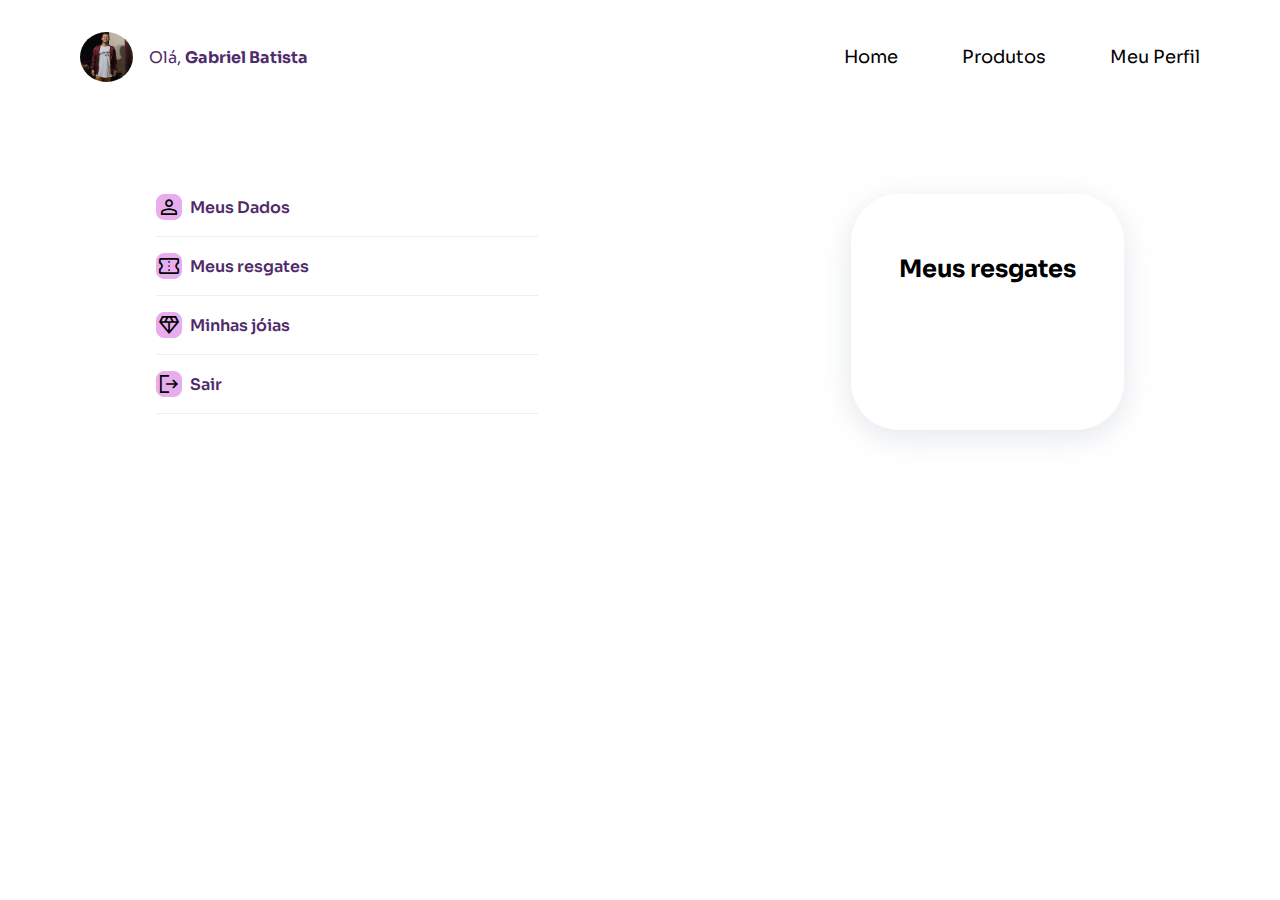
<file: PJARNIA-MODULO01/html/meusresgates.html>
<html lang="en">
  <head>
    <meta charset="UTF-8" />
    <meta name="viewport" content="width=device-width, initial-scale=1.0" />
    <link rel="stylesheet" href="https://fonts.googleapis.com/css2?family=Material+Symbols+Outlined:opsz,wght,FILL,GRAD@40,400,0,0" />
    <link rel="stylesheet" href="https://fonts.googleapis.com/css2?family=Material+Symbols+Outlined:opsz,wght,FILL,GRAD@20..48,100..700,0..1,-50..200" />
    <link rel="stylesheet" href="https://fonts.googleapis.com/css2?family=Material+Symbols+Outlined:opsz,wght,FILL,GRAD@20..48,100..700,0..1,-50..200" />
    <link rel="stylesheet" href="https://fonts.googleapis.com/css2?family=Material+Symbols+Sharp:opsz,wght,FILL,GRAD@20..48,100..700,0..1,-50..200" />
    <link rel="stylesheet" href="../estilos/style08.css" />
    <script src="../scripts/app05.js" defer></script>
    <title>Meus Resgates</title>
  </head>
  <style>
    .material-symbols-outlined {
      font-variation-settings:
      'FILL' 0,
      'wght' 400,
      'GRAD' 0,
      'opsz' 40;
      border: 1px solid  rgb(232, 173, 238);
      border-radius: 8px;
      background-color: rgb(232, 173, 238);
    }
    
.material-symbols-outlined {
  font-variation-settings:
  'FILL' 0,
  'wght' 400,
  'GRAD' 0,
  'opsz' 40;
  border: 1px solid  rgb(232, 173, 238);;
  border-radius: 8px;
  background-color: rgb(232, 173, 238);
}

.material-symbols-outlined {
  font-variation-settings:
  'FILL' 0,
  'wght' 400,
  'GRAD' 0,
  'opsz' 40;
  border: 1px solid  rgb(232, 173, 238);;
  border-radius: 8px;
  background-color: rgb(232, 173, 238);
}

.material-symbols-sharp {
  font-variation-settings:
  'FILL' 0,
  'wght' 400,
  'GRAD' 0,
  'opsz' 40;
  background-color: rgb(232, 173, 238);
  border: 1px solid  rgb(232, 173, 238);;
  border-radius: 8px;
}
 </style>
  <body>
    <header>
      <nav class="menu-suspenso">
        <div class="usuario">
          <img src="../imagens/gabriel-imagem.jpg" alt="" />
          <span>Olá, <b>Gabriel Batista</b></span>
        </div>
        <div class="menu">
          <a href="../html/paginainicial.html">Home</a>
          <a href="#">Produtos</a>
          <a href="../html/meuperfil.html">Meu Perfil</a>
        </div>
      </nav>
    </header>
    <main>
      <section >
        <div id="container">
          <div class="menu-lateral">
            <div class="btn-menu">
                <span class="material-symbols-outlined">
                    person
                    </span>
              <button onclick="meusDados()" type="button" class="btn" content-id="meus-dados">Meus Dados</button>
            </div>
            <div class="btn-menu">
                <span class="material-symbols-outlined">
                    confirmation_number
                    </span>
              <button onclick="meusResgates()" type="button" class="btn" content-id="meus-dados">Meus resgates</button>
            </div>
            <div class="btn-menu">
                <span class="material-symbols-outlined">
                    diamond
                    </span>
              <button type="button"class="btn"content-id="meus-dados"> Minhas jóias </button>
            </div>
            <div class="btn-menu">
                <span class="material-symbols-sharp">
                    logout
                    </span>
              <button
                onclick="sair()"
                type="button"
                class="btn"
                content-id="meus-dados"
              >
                Sair
              </button>
            </div>
          </div>
          <div class="card-resgates">
            <h2>Meus resgates</h2>
            <div class="content" id="meus-dados">
              <div class="resgates"></div>
            </div>
          </div>
        </div>
      </section>
    </main>
  </body>
</html>
</file>
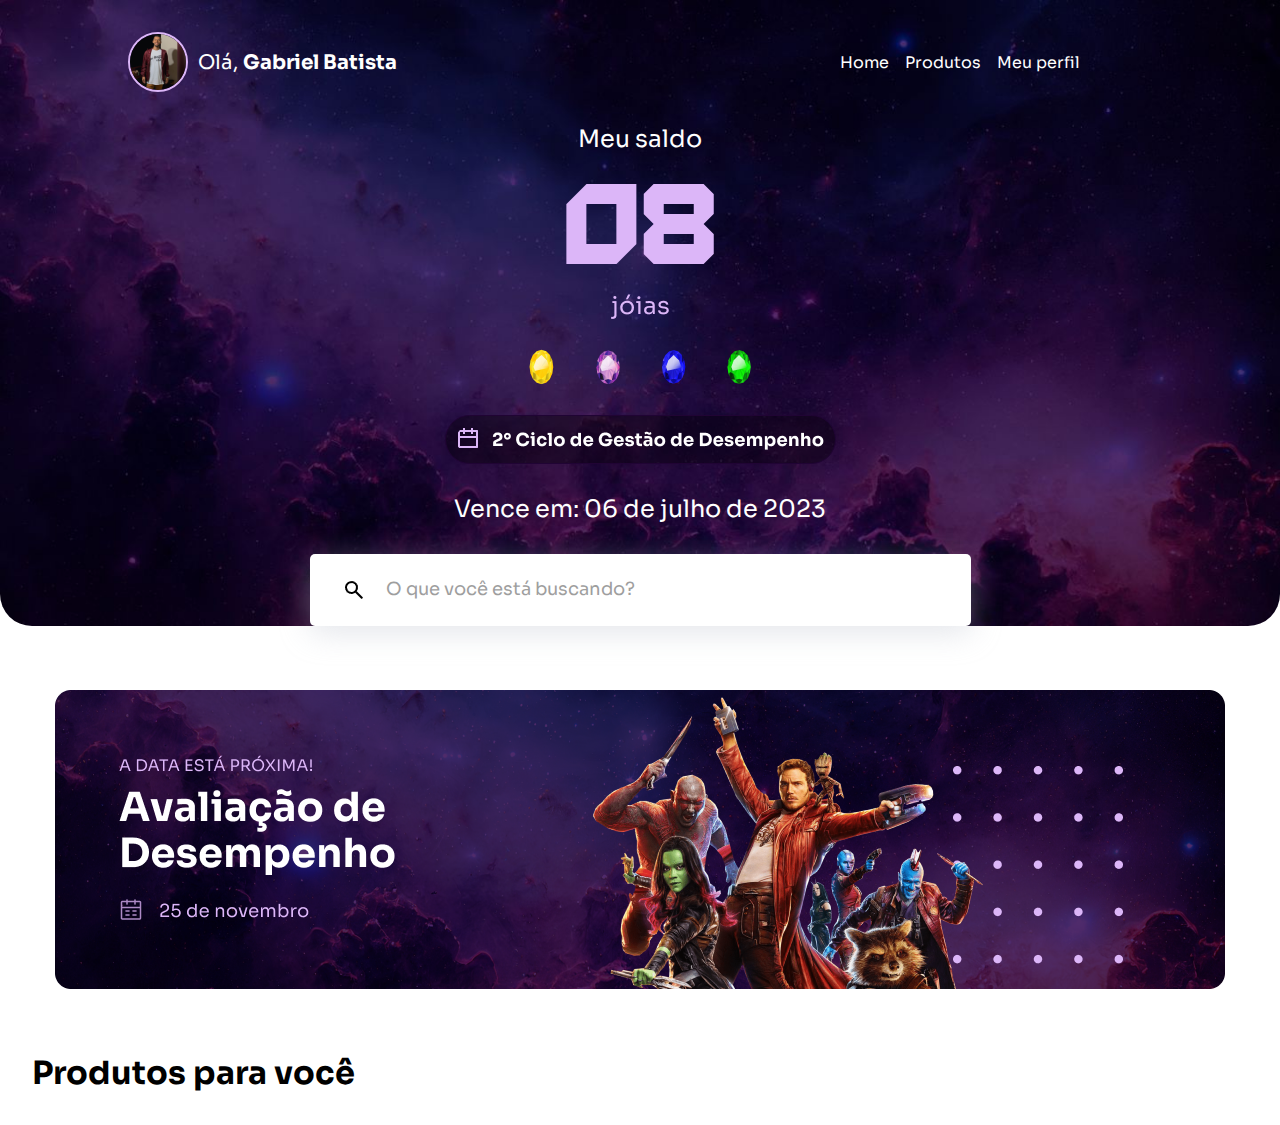
<file: PJARNIA-MODULO01/html/paginainicial.html>
<html lang="en">
<head>
    <meta charset="UTF-8">
    <title>Document</title>
    <script src="../scripts/app01.js"></script>
    <link rel="stylesheet" href="../estilos/style03.css">
    <link rel="stylesheet" href="https://fonts.googleapis.com/css2?family=Material+Symbols+Outlined:opsz,wght,FILL,GRAD@20..48,100..700,0..1,-50..200" />
</head>
<style>
    .material-symbols-outlined {
      font-variation-settings:
      'FILL' 0,
      'wght' 400,
      'GRAD' 0,
      'opsz' 24
    }
    </style>
<body>
    <header class="container-inical">
               <div class="menu-suspenso"> 
                <div class="usuario"> <img src="../imagens/gabriel-imagem.jpg" alt="" width="56px">Olá,  <b>Gabriel Batista</b></div>
                 <div  class="menu" >
                  <div class="menu">
                    <a href="../html/paginainicial.html">Home</a>
                    <a href="">Produtos</a>
                    <a href="../html/meuperfil.html">Meu perfil</a>
                  </div>
                 </div>
               </div>
                    <div class="saldo">
            
                        <div >Meu saldo</div>
                        <img src="../imagens/08.png" alt="">
                        <img src="../imagens/jóias.png" alt="">
                        <div class="joias">
                        <div><img src="../imagens/joia-amarela.png" alt=""></div>
                        <div><img src="../imagens/joia-roxa.png" alt=""></div>
                        <div><img src="../imagens/joia-azul.png" alt=""></div>
                        <div><img src="../imagens/joia-verde.png" alt=""></div>
                    </div>
                    <div id=><img src="../imagens/ciclo.png" alt="" id="ciclo"></div>
                    <div>Vence em: 06 de julho de 2023</div>
                    <div class="input">
                        <img src="../imagens/lupa.png" alt="lupa" />
                        <input type="text" placeholder="O que você está buscando?" />
                      </div>
            
                    
                    </header>
                    
                    <div class="baner">
                        <img src="../imagens/baner.png" alt="">
                      </div>
                   
                      <h1>Produtos para você</h1>
                      <div class="listaProdutos"></div>
                    
        </body>
</html>
</file>
<file: PJARNIA-MODULO01/estilos/style08.css>
@import url('https://fonts.googleapis.com/css2?family=Poppins:ital,wght@0,300;0,400;1,200&family=Sora:wght@300&display=swap');

* {
  margin: 0;
  padding: 0;
  font-family: "Sora", sans-serif;
}

.menu-suspenso {
  display: flex;
  justify-content: space-between;
  padding: 2em 5em;
  align-items: center;
}

.usuario {
  display: flex;
  align-items: center;
  gap: 1em;
}
.usuario img {
  width: 53px;
  height: 50px;
  border-radius: 50%;
}

.usuario span {
  color: #502b6b;
}

.menu {
  display: flex;
  gap: 4em;
}
.menu a {
  color: #000000;
  font-size: 18px;
  text-decoration: none;
}

#container {
  display: flex;
  justify-content: space-around;
  margin: 5em auto;
}
.btn-menu {
  display: flex;
  align-self: center;
  border-bottom: 1px solid #eeeeee;
  width: 382px;
  gap: 0.5em;
  padding-bottom: 1em;
  margin-bottom: 1em;
}
.icone-perfil {
  background-color: #502b6b;
  border-radius: 8px;
  padding: 0.5em;
}

.icone-perfil-normal {
  background-color: #f3e3ff;
  border-radius: 8px;
  padding: 0.5em;
}
.btn {
  background: none;
  outline: none;
  cursor: pointer;
  color: #502b6b;
  font-size: 16px;
  font-weight: 600;
  border: none;
}
.linha-abaixo {
  border-bottom: 1px solid #eeeeee;
}
.card-resgates {
  display: flex;
  flex-direction: column;
  justify-content: space-around;
  align-items: start;
  box-shadow: 0px 7px 30px 0px #bbc0cd66;
  max-width: 670px;
  max-height: 920px;
  padding: 3em;
  border-radius: 48px;
}
.resgates {
  display: flex;
  justify-content: flex-start;
  gap: 1em;
}
#meus-dados {
  display: flex;
  flex-direction: column;
  justify-content: space-around;
  padding: 2em 0;
}

#joias{
  padding-left: 0.3rem;
  color: #9E9E9E;
  font-size: 12px;
}
#titulo-resgate{
  padding-top: 1.5rem;
}
#data{
  padding-bottom: 1.5rem;
}
</file>
<file: PJARNIA-MODULO01/estilos/style03.css>
@import url('https://fonts.googleapis.com/css2?family=Poppins:ital,wght@0,300;0,400;1,200&family=Sora:wght@300&display=swap');
        
*{
    margin: 0;
    padding: 0;
    font-family: 'Sora', sans-serif;
  }
  
 
.container-inical {
    background-image: url(../imagens/fundo.jpeg);
    background-size: cover;
    background-repeat: no-repeat;
    color: white;
    border-bottom-left-radius: 32px;
    border-bottom-right-radius: 32px;
    align-items: center;
    
    
    
}
.menu-suspenso {
    display: flex;
    justify-content: space-between;
    align-items: center;
    padding: 2rem  4rem;
}
.usuario {
    display: flex;
    align-items: center;
    padding-left: 4rem;
    font-size: 20px;
    
}
.usuario img {
    margin-right: 10px;
    border-radius: 80px;
    border: 2px solid rgb(220,182,248,1);

}
.menu {
    display: flex;
    justify-content: flex-end;
    padding-right: 4rem;
    
}
.menu li {
    display: inline-block;
    margin-left: 10px; /* Espaçamento entre os itens do menu */
}
.saldo{
    display: flex;
    justify-content: center;
    flex-direction: column;
    gap: 30px;
    font-family: 'sora', sans-serif;
    font-size: 24px;
    align-items: center;
    
    
   
}
.joias{
    display: flex;
    justify-content: center;
   

}  
#ciclo{
    background-color:
    #06000b72 ;
    border: 1px solid #200434 ;
    border-radius: 30px;
    padding: 10px;
}
.input {
    display: flex;
    align-items: center;
    justify-content: start;
    background-color: white;
    width: 661px;
    height: 72px;
    border-radius: 5px;
    box-shadow: 0px 7px 30px 0px #bbc0cd66;
    margin: 0 auto;
  }
  .input img {
    padding-left: 1em;
    font-size: 32px;
  }
  .input input {
    padding: 1em 1.5em;
    width: 75%;
    outline: 0;
    border: none;
  }
  
  .input input::-webkit-input-placeholder {
    color: #9e9e9e;
    font-size: 18px;
  }
.baner{
    
    display: flex;
    justify-content: center;
    position: relative;
    padding: 4rem;
    border-radius: 16px 16px;
    width:auto
}
h1{
    padding-left: 2rem;
    padding-bottom: 2rem;
    font-size: 32px;
    font-weight: bold;
}

  .btn-produtos{
    text-align: center;   
    background-color: rebeccapurple;
    font-weight: bold;
    cursor: pointer;
    
    margin-top: 10px;
    border-radius: 10px;
    padding: 10px;
  }

.listaProdutos {
    max-width: 100%;
    display: flex;
    flex-wrap: wrap; /* Alterado para wrap */
    gap: 15px;
    justify-content: space-around;
   
}

#btn{
    color: white;
    font-weight: bold;
    background-color: rebeccapurple;
    border: none;
    cursor: pointer;
    width: 250px;
}
a{
    text-decoration: none;
    padding: 0.5rem;
    color: white;

}
b{
    padding-left: 0.3rem;
}
#joias{
    padding-left: 0.3rem;
    color: #9E9E9E;
    font-size: 12px;
}
 
.produto-container {
    display: flex;
    width: 274px;
    height: 280px;
    border-radius: 48px;
  }
</file>
